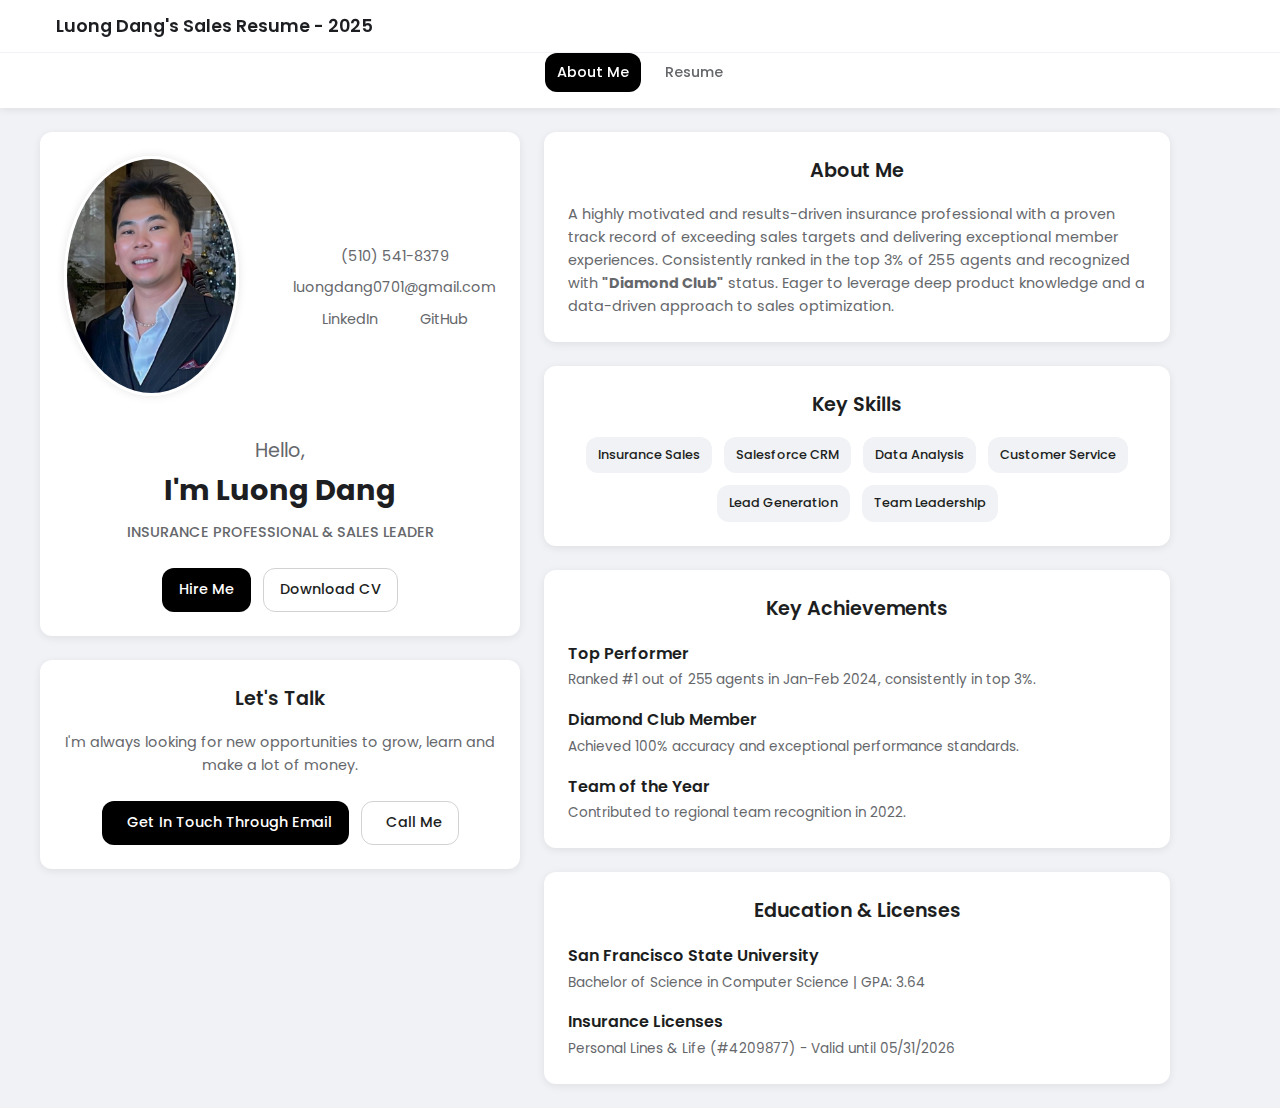
<file: index.html>
<!DOCTYPE html>
<html lang="en">
  <head>
    <meta charset="UTF-8" />
    <meta name="viewport" content="width=device-width, initial-scale=1.0" />
    <title>Luong Dang - Interactive Sales Resume</title>

    <link rel="preconnect" href="https://fonts.googleapis.com" />
    <link rel="preconnect" href="https://fonts.gstatic.com" crossorigin />
    <link
      href="https://fonts.googleapis.com/css2?family=Poppins:wght@300;400;500;600;700&display=swap"
      rel="stylesheet"
    />
    <link
      rel="stylesheet"
      href="https://cdnjs.cloudflare.com/ajax/libs/font-awesome/6.5.0/css/all.min.css"
      integrity="sha512-Avb2QiuDEEvB4bZJYdft2mNjVShBftLdPG8FJ0V7irTLQ8UoGIt0VOKvqz4vsDONArCFwEXqqEQOo6Rjk8LGBg=="
      crossorigin="anonymous"
      referrerpolicy="no-referrer"
    />

    <link rel="stylesheet" href="styles.css" />
  </head>
  <body>
    <header class="app-header">
      <div class="app-bar">
        <span class="app-bar-title">Luong Dang's Sales Resume - 2025</span>
        <div class="app-bar-actions">
          <button class="icon-btn" aria-label="Share">
            <i class="fas fa-share-alt"></i>
          </button>
        </div>
      </div>
      <div class="tabs">
        <div class="tab active" data-page="about">About Me</div>
        <div class="tab" data-page="resume">Resume</div>
      </div>
    </header>

    <main>
      <div class="page active" id="about-page">
        <div class="container">
          <div class="column">
            <section class="card profile-card">
              <div class="profile-header">
                <div class="profile-picture-container">
                  <img
                    src="profile-picture.jpg"
                    alt="Luong Dang"
                    class="profile-img"
                  />
                </div>
                <div class="profile-contact">
                  <a href="tel:5105418379" class="contact-item"
                    ><i class="fas fa-phone"></i>(510) 541-8379</a
                  >
                  <a href="mailto:luongdang0701@gmail.com" class="contact-item"
                    ><i class="fas fa-envelope"></i>luongdang0701@gmail.com</a
                  >
                  <div class="contact-item-group">
                    <a
                      href="https://linkedin.com/in/luong-dang"
                      target="_blank"
                      class="contact-item"
                      ><i class="fab fa-linkedin"></i>LinkedIn</a
                    >
                    <a
                      href="https://github.com/luongkhdang"
                      target="_blank"
                      class="contact-item"
                      ><i class="fab fa-github"></i>GitHub</a
                    >
                  </div>
                </div>
              </div>
              <div class="profile-title">
                <h3>Hello,</h3>
                <h2>I'm Luong Dang</h2>
                <p class="subtitle">INSURANCE PROFESSIONAL & SALES LEADER</p>
              </div>
              <div class="profile-actions">
                <a href="mailto:luongdang0701@gmail.com" class="btn btn-primary"
                  >Hire Me</a
                >
                <a href="sales-resume.pdf" class="btn btn-secondary" download
                  >Download CV</a
                >
              </div>
            </section>

            <section class="card">
              <h2 class="card-title">Let's Talk</h2>
              <p class="centered-text">
                I'm always looking for new opportunities to grow, learn and make
                a lot of money.
              </p>
              <div class="card-actions">
                <a href="mailto:luongdang0701@gmail.com" class="btn btn-primary"
                  ><i class="fas fa-envelope"></i> Get In Touch Through Email</a
                >
                <a href="tel:5105418379" class="btn btn-secondary"
                  ><i class="fas fa-phone"></i> Call Me</a
                >
              </div>
            </section>
          </div>

          <div class="column">
            <section class="card">
              <h2 class="card-title">About Me</h2>
              <p>
                A highly motivated and results-driven insurance professional
                with a proven track record of exceeding sales targets and
                delivering exceptional member experiences. Consistently ranked
                in the top 3% of 255 agents and recognized with
                <strong>"Diamond Club"</strong> status. Eager to leverage deep
                product knowledge and a data-driven approach to sales
                optimization.
              </p>
            </section>

            <section class="card">
              <h2 class="card-title">Key Skills</h2>
              <div class="tag-cloud">
                <span class="tag">Insurance Sales</span>
                <span class="tag">Salesforce CRM</span>
                <span class="tag">Data Analysis</span>
                <span class="tag">Customer Service</span>
                <span class="tag">Lead Generation</span>
                <span class="tag">Team Leadership</span>
              </div>
            </section>

            <section class="card">
              <h2 class="card-title">Key Achievements</h2>
              <div class="list-container">
                <div class="list-item">
                  <h3>Top Performer</h3>
                  <p>
                    Ranked #1 out of 255 agents in Jan-Feb 2024, consistently in
                    top 3%.
                  </p>
                </div>
                <div class="list-item">
                  <h3>Diamond Club Member</h3>
                  <p>
                    Achieved 100% accuracy and exceptional performance
                    standards.
                  </p>
                </div>
                <div class="list-item">
                  <h3>Team of the Year</h3>
                  <p>Contributed to regional team recognition in 2022.</p>
                </div>
              </div>
            </section>

            <section class="card">
              <h2 class="card-title">Education & Licenses</h2>
              <div class="list-container">
                <div class="list-item">
                  <h3>San Francisco State University</h3>
                  <p>Bachelor of Science in Computer Science | GPA: 3.64</p>
                </div>
                <div class="list-item">
                  <h3>Insurance Licenses</h3>
                  <p>
                    Personal Lines & Life (#4209877) - Valid until 05/31/2026
                  </p>
                </div>
              </div>
            </section>
          </div>
        </div>
      </div>

      <div class="page" id="resume-page">
        <div class="container single-column">
          <section class="card resume-card">
            <div class="resume-header">
              <h2 class="card-title">Resume</h2>
            </div>

            <div class="resume-content">
              <div class="resume-main-header">
                <h1>Luong Dang</h1>
                <p>
                  (510) 541-8379 | luongdang0701@gmail.com |
                  linkedin.com/in/luong-dang
                </p>
              </div>
              <div class="resume-section download-resume-btn">
                <a
                  href="sales-resume.pdf"
                  class="btn btn-primary resume-download-btn-with-preview"
                  download="LuongDang_Sales_Resume.pdf"
                >
                  <span class="btn-text-content">
                    <i class="fas fa-download"></i> Download Full Resume
                  </span>
                  <iframe
                    class="resume-preview-iframe"
                    src="sales-resume.pdf#toolbar=0&navpanes=0&scrollbar=0&view=FitH"
                    title="Resume Preview"
                  ></iframe>
                </a>
              </div>
              <div class="resume-section">
                <h1>Highlights:</h1>
                <h2>About</h2>
                <p>
                  A highly motivated and results-driven insurance professional
                  with a proven track record of exceeding sales targets and
                  delivering exceptional member experiences within AAA - The
                  Auto Club of Southern California. Consistently ranked in the
                  top 3% of 255 agents (peaking at #1 of 255 in Jan-Feb 2024)
                  and recognized with "Diamond Club" status for achieving 100%
                  accuracy in a fast-paced environment. Eager to leverage deep
                  product knowledge, a data-driven approach to sales
                  optimization, and a strong commitment to creating Members for
                  life.
                </p>
              </div>

              <div class="resume-section">
                <h2>Experience</h2>
                <div class="resume-job">
                  <h3>Operations Manager</h3>
                  <p class="job-meta">
                    Kim Tin Jewelry | Oakland, CA | Oct 2024 – Present
                  </p>
                  <ul>
                    <li>
                      Modernized retail operations by designing and implementing
                      automation solutions, improving efficiency by ~70%.
                    </li>
                    <li>
                      Applied top-tier sales execution strategies to drive
                      tangible business results.
                    </li>
                    <li>
                      Managed inventory, customer relations, and vendor
                      interactions.
                    </li>
                  </ul>
                </div>
                <div class="resume-job">
                  <h3>Insurance Agent (Sales)</h3>
                  <p class="job-meta">
                    AAA – The Auto Club of Southern California | Costa Mesa, CA
                    | Apr 2022 – Sep 2024
                  </p>
                  <ul>
                    <li>
                      Achieved top 3% sales ranking among 255 agents and earned
                      "Diamond Club" status.
                    </li>
                    <li>
                      Managed the complete sales cycle for Personal Lines and
                      Life insurance.
                    </li>
                    <li>
                      Utilized advanced consultative selling techniques to
                      consistently exceed sales targets.
                    </li>
                    <li>
                      Played a key role in the Salesforce CRM integration by
                      providing actionable user feedback.
                    </li>
                  </ul>
                </div>
              </div>

              <div class="resume-section">
                <h2>Education</h2>
                <div class="resume-job">
                  <h3>San Francisco State University</h3>
                  <p class="job-meta">
                    Bachelor of Science in Computer Science | GPA: 3.64
                  </p>
                </div>
              </div>

              <div class="resume-section">
                <h2>Technical Skills</h2>
                <p>
                  <strong>Insurance & Sales:</strong> Property & Casualty, Life
                  Insurance, Consultative Selling, Lead Generation, CRM,
                  Cross-Selling, Risk Assessment.
                </p>
                <p>
                  <strong>Systems & Software:</strong> Salesforce, MS Excel
                  (Advanced), MS Office Suite, Various Insurance Platforms.
                </p>
              </div>
            </div>
          </section>
        </div>
      </div>
    </main>

    <script>
      document.addEventListener("DOMContentLoaded", () => {
        const tabs = document.querySelectorAll(".tab");
        const pages = document.querySelectorAll(".page");

        function switchPage(pageName) {
          pages.forEach((page) => page.classList.remove("active"));
          const targetPage = document.getElementById(pageName + "-page");
          if (targetPage) {
            targetPage.classList.add("active");
          }

          tabs.forEach((tab) => tab.classList.remove("active"));
          const activeTab = document.querySelector(`[data-page="${pageName}"]`);
          if (activeTab) {
            activeTab.classList.add("active");
          }

          // No hash update needed for this simple design, but can be re-added if desired.
          // history.pushState(null, null, "#" + pageName);
        }

        tabs.forEach((tab) => {
          tab.addEventListener("click", () => {
            const pageName = tab.dataset.page;
            switchPage(pageName);
          });
        });

        // Default to the 'about' page on load
        switchPage("about");
      });
    </script>
  </body>
</html>
</file>
<file: styles.css>
/*
styles.css

A simplified, uniform, and responsive stylesheet for Luong Dang's interactive resume.
*/

/* -------------------
   1. GLOBAL STYLES & VARIABLES
   ------------------- */
:root {
  --clr-primary: #000000;
  --clr-light-gray: #f0f2f5;
  --clr-surface: #ffffff;
  --clr-text: #1c1e21;
  --clr-text-secondary: #65676b;
  --clr-border: #d2d2d2;

  --font-family: "Poppins", sans-serif;
  --radius: 12px;
  --shadow: 0 2px 8px rgba(0, 0, 0, 0.08);
  --spacing-xs: 0.5rem;
  --spacing-sm: 0.75rem;
  --spacing-md: 1rem;
  --spacing-lg: 1.5rem;
}

/* Added for global image responsiveness */
img {
  max-width: 100%;
  height: auto;
}

* {
  box-sizing: border-box;
  margin: 0;
  padding: 0;
}

body {
  font-family: var(--font-family);
  background-color: var(--clr-light-gray);
  color: var(--clr-text);
  line-height: 1.6;
}

a {
  color: var(--clr-primary);
  text-decoration: none;
}

/* -------------------
   2. HEADER & NAVIGATION
   ------------------- */
.app-header {
  background-color: var(--clr-surface);
  box-shadow: var(--shadow);
  position: sticky;
  top: 0;
  z-index: 100;
}

.app-bar {
  display: flex;
  align-items: center;
  justify-content: space-between;
  padding: var(--spacing-sm) var(--spacing-md);
  max-width: 1200px;
  margin: 0 auto;
}

.app-bar-title {
  font-weight: 600;
  font-size: 1.1rem;
  /* Added to prevent overflow */
  word-break: break-word;
}

.icon-btn {
  background: none;
  border: none;
  font-size: 1.2rem;
  color: var(--clr-text-secondary);
  cursor: pointer;
}

.tabs {
  display: flex;
  justify-content: center;
  gap: var(--spacing-sm);
  padding: 0 var(--spacing-md) var(--spacing-md);
  border-top: 1px solid var(--clr-light-gray);
}

.tab {
  font-size: 0.9rem;
  font-weight: 500;
  padding: var(--spacing-xs) var(--spacing-sm);
  border-radius: var(--radius);
  cursor: pointer;
  user-select: none;
  color: var(--clr-text-secondary);
  transition: background-color 0.2s ease, color 0.2s ease;
}

.tab.active {
  background-color: var(--clr-primary);
  color: var(--clr-surface);
}

/* -------------------
   3. LAYOUT & PAGE SYSTEM
   ------------------- */
main {
  padding: var(--spacing-lg) var(--spacing-md);
}

.page {
  display: none;
}

.page.active {
  display: block;
}

.container {
  max-width: 1200px;
  margin: 0 auto;

  display: grid;
  gap: var(--spacing-lg);
}

.column {
  display: grid;
  gap: var(--spacing-lg);
  align-content: start;
}

/* Desktop layout: 2 columns */
@media (min-width: 768px) {
  .container {
    grid-template-columns: 1fr 2fr; /* 1/3 column, 2/3 column */
  }
}

/* Large Desktop layout */
@media (min-width: 1024px) {
  .container {
    grid-template-columns: 380px 0.9fr; /* Fixed first column, flexible second */
  }
}

/* Mobile specific adjustments */
@media (max-width: 767px) {
  main {
    padding: var(--spacing-md) var(--spacing-sm); /* Reduced padding for main on mobile */
  }

  .card {
    padding: var(--spacing-md); /* Reduced padding for cards on mobile */
  }

  .app-bar-title {
    font-size: 1rem; /* Slightly smaller title on mobile */
  }

  .tabs {
    gap: var(--spacing-xs); /* Reduced gap between tabs */
    padding: 0 var(--spacing-sm) var(--spacing-sm);
  }

  .tab {
    padding: var(--spacing-xs) var(--spacing-xs); /* Smaller tab padding */
    font-size: 0.85rem;
  }
}

/* -------------------
   4. CARD & COMPONENTS
   ------------------- */
.card {
  background-color: var(--clr-surface);
  border-radius: var(--radius);
  padding: var(--spacing-lg);
  box-shadow: var(--shadow);
}

.card-title {
  font-size: 1.2rem;
  font-weight: 600;
  margin-bottom: var(--spacing-md);
  text-align: center;
}

.card p {
  font-size: 0.9rem;
  color: var(--clr-text-secondary);
}

.centered-text {
  text-align: center;
}

.card-actions {
  display: flex;
  flex-direction: column; /* Default to column for mobile */
  gap: var(--spacing-sm);
  align-items: center; /* Center buttons when stacked */
  margin-top: var(--spacing-lg);
}

/* Buttons */
.btn {
  display: inline-flex;
  align-items: center;
  gap: var(--spacing-xs);
  padding: 0.6rem var(--spacing-md);
  font-size: 0.9rem;
  font-weight: 500;
  border-radius: var(--radius);
  border: 1px solid transparent;
  cursor: pointer;
  transition: opacity 0.2s ease;
}

.btn:hover {
  opacity: 0.85;
}

.btn-primary {
  background-color: var(--clr-primary);
  color: var(--clr-surface);
}

.btn-secondary {
  background-color: var(--clr-surface);
  color: var(--clr-text);
  border-color: var(--clr-border);
}

/* Tags */
.tag-cloud {
  display: flex;
  flex-wrap: wrap;
  gap: var(--spacing-sm);
  justify-content: center;
}

.tag {
  background-color: var(--clr-light-gray);
  color: var(--clr-text);
  padding: var(--spacing-xs) var(--spacing-sm);
  border-radius: var(--radius);
  font-size: 0.8rem;
  font-weight: 500;
}

/* Lists (For Achievements, Education) */
.list-container {
  display: grid;
  gap: var(--spacing-md);
}

.list-item h3 {
  font-size: 1rem;
  font-weight: 600;
  margin-bottom: 0.2rem;
}

.list-item p {
  font-size: 0.85rem;
}

/* -------------------
   5. PROFILE CARD
   ------------------- */
.profile-card {
  text-align: center;
}

.profile-header {
  margin-bottom: var(--spacing-md);
  /* Default to single column flow */
  display: flex;
  flex-direction: column;
  align-items: center; /* Center items in single column */
}

.profile-img {
  width: 240px;
  height: 240px;
  border-radius: 50%;
  object-fit: cover;
  margin-bottom: var(--spacing-md);
  border: 3px solid var(--clr-surface);
  box-shadow: 0 0 10px rgba(0, 0, 0, 0.1);
}

.profile-contact {
  display: flex;
  flex-direction: column; /* Ensures items stack vertically */
  gap: var(--spacing-xs);
  align-items: center; /* Center items when stacked */
  margin-top: var(--spacing-md);
  width: 100%; /* Ensure it takes available width for alignment */
}

.contact-item {
  display: flex;
  align-items: center;
  gap: var(--spacing-sm);
  font-size: 0.9rem;
  color: var(--clr-text-secondary);
}

.contact-item i {
  width: 18px;
  color: var(--clr-text);
}

/* New style for the grouped LinkedIn/GitHub links */
.contact-item-group {
  display: flex;
  justify-content: center; /* Center the two links within their group */
  gap: var(--spacing-sm); /* Space between LinkedIn and GitHub */
}

.profile-title {
  margin-bottom: var(--spacing-lg);
}

.profile-title h3 {
  font-weight: 400;
  font-size: 1.2rem;
  color: var(--clr-text-secondary);
}

.profile-title h2 {
  font-size: 1.8rem;
  font-weight: 700;
}

.profile-title .subtitle {
  font-size: 0.9rem;
  font-weight: 500;
  color: var(--clr-text-secondary);
  margin-top: var(--spacing-xs);
}

.profile-actions {
  display: flex;
  gap: var(--spacing-sm);
  justify-content: center;
}

/* -------------------
   6. RESUME PAGE
   ------------------- */
.container.single-column {
  grid-template-columns: 1fr;
  max-width: 900px;
}

.resume-header {
  display: flex;
  justify-content: space-between;
  align-items: center;
  margin-bottom: var(--spacing-lg);
  flex-wrap: wrap;
  gap: var(--spacing-md);
}

.resume-header .card-title {
  margin-bottom: 0;
  text-align: left;
}

.resume-main-header {
  text-align: center;
  padding-bottom: var(--spacing-lg);
  margin-bottom: var(--spacing-lg);
  border-bottom: 2px solid var(--clr-light-gray);
}

.resume-main-header h1 {
  font-size: 2.2rem;
  font-weight: 700;
}

.resume-main-header p {
  font-size: 1rem;
  color: var(--clr-text-secondary);
}

.resume-section {
  margin-bottom: var(--spacing-lg);
}

.resume-section h2 {
  font-size: 1.3rem;
  font-weight: 600;
  padding-bottom: var(--spacing-sm);
  margin-bottom: var(--spacing-md);
  border-bottom: 1px solid var(--clr-light-gray);
}

.resume-job {
  margin-bottom: var(--spacing-lg);
}

.resume-job h3 {
  font-size: 1.1rem;
  font-weight: 600;
}

.resume-job .job-meta {
  font-size: 0.8rem; /* Slightly smaller for mobile */
  color: var(--clr-text-secondary);
  margin-bottom: 0.3rem;
}

.resume-section ul {
  padding-left: 20px;
  list-style-type: disc;
}

.resume-section ul li {
  font-size: 0.85rem; /* Adjust list item font size for mobile */
  margin-bottom: var(--spacing-xs);
}

.resume-section p {
  margin-bottom: var(--spacing-sm);
}

.resume-section.download-resume-btn {
  display: flex;
  justify-content: center;
  align-items: center;
}

/* Media query for larger screens to revert flex-directions */
@media (min-width: 500px) {
  /* Breakpoint can be adjusted */
  .profile-contact {
    flex-direction: row; /* Row for larger screens */
    flex-wrap: wrap; /* Allow wrapping if needed */
    justify-content: center;
  }

  .card-actions {
    flex-direction: row; /* Row for larger screens */
    justify-content: center;
  }
}

/* Large Desktop layout for profile header and contact alignment*/
@media (min-width: 1024px) {
  .container {
    grid-template-columns: 480px 0.9fr; /* Fixed first column, flexible second */
  }

  .profile-header {
    display: grid;
    grid-template-columns: auto 0.8fr; /* Pic auto width, contact takes rest */
    gap: var(--spacing-lg);
    align-items: center; /* Vertically align items in the grid */
    text-align: left; /* Align text to the left for contact info */
  }

  .profile-picture-container {
    /* Ensures picture container does not shrink and aligns picture to the start */
    justify-self: start;
  }

  .profile-contact {
    align-items: flex-start; /* Align contact items to the left */
    margin-top: 0; /* Reset margin if needed for grid alignment */
  }

  .contact-item-group {
    justify-content: flex-start; /* Align LinkedIn/GitHub to the left */
  }
}

/* Style for the embedded PDF preview */
.resume-preview-iframe {
  width: 150px; /* Adjust width as desired for "extremely small" */
  height: 200px; /* Adjust height as desired */
  border: 1px solid var(--clr-border);
  border-radius: var(--radius);
  margin-top: var(--spacing-sm); /* Space above the iframe */
  margin-bottom: var(--spacing-sm); /* Space below the iframe */
}

/* Specific styles for the button containing the iframe */
.resume-download-btn-with-preview {
  flex-direction: column; /* Stack iframe and text vertically */
  /* Override default .btn align-items if necessary, though column flex usually handles this */
  align-items: center; /* Center items horizontally */
  padding: var(--spacing-sm); /* Adjust padding for the new content */
  height: auto; /* Allow button height to adjust to content */
  max-width: 200px; /* Constrain button width */
  text-align: center; /* Center text content */
}

.resume-download-btn-with-preview .resume-preview-iframe {
  width: 100px; /* Smaller width for inside the button */
  height: 140px; /* Smaller height for inside the button */
  border: none; /* Remove border, button provides it */
  border-radius: calc(
    var(--radius) - 4px
  ); /* Slightly smaller radius for inner element */
  margin-bottom: var(--spacing-xs); /* Space between iframe and text */
  margin-top: 0;
}

.resume-download-btn-with-preview .btn-text-content {
  display: inline-flex; /* To align icon and text nicely */
  align-items: center;
  gap: var(--spacing-xs);
  color: inherit; /* Ensure text color is inherited from .btn-primary */
}
</file>
